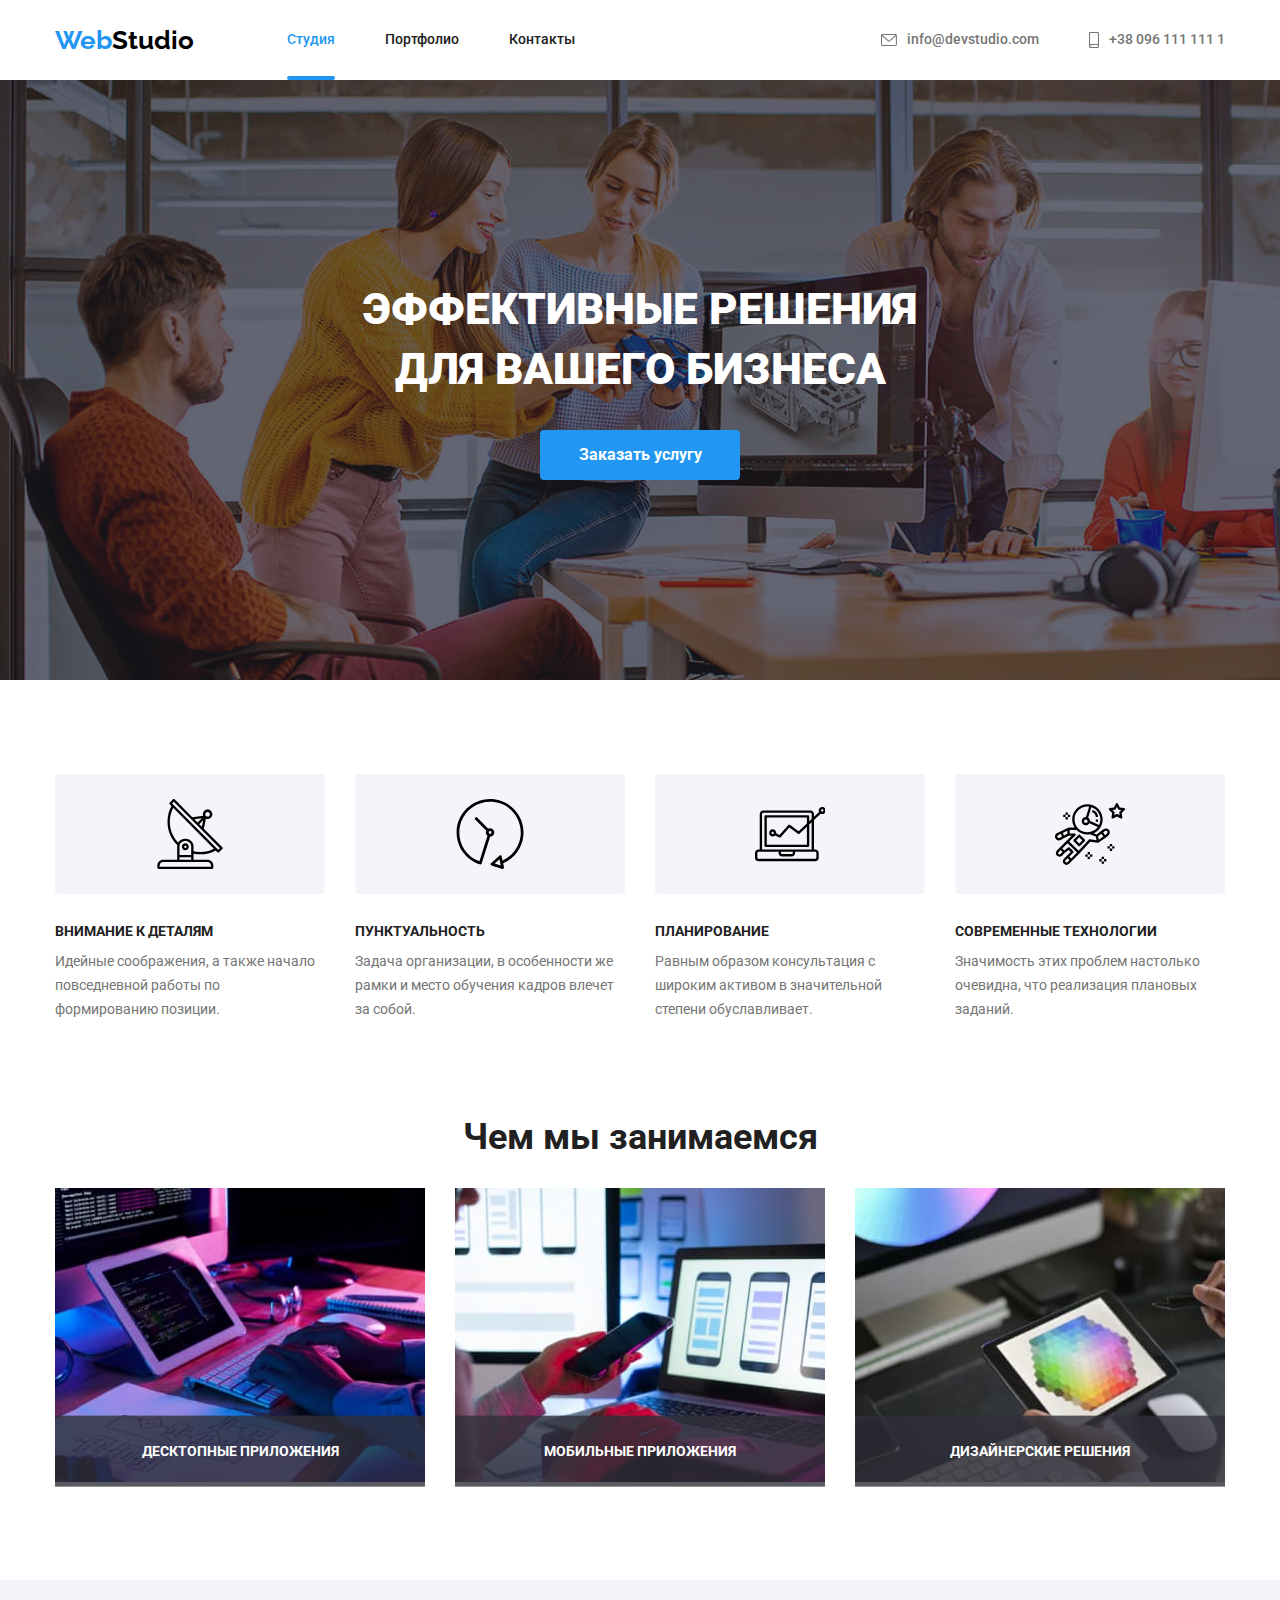
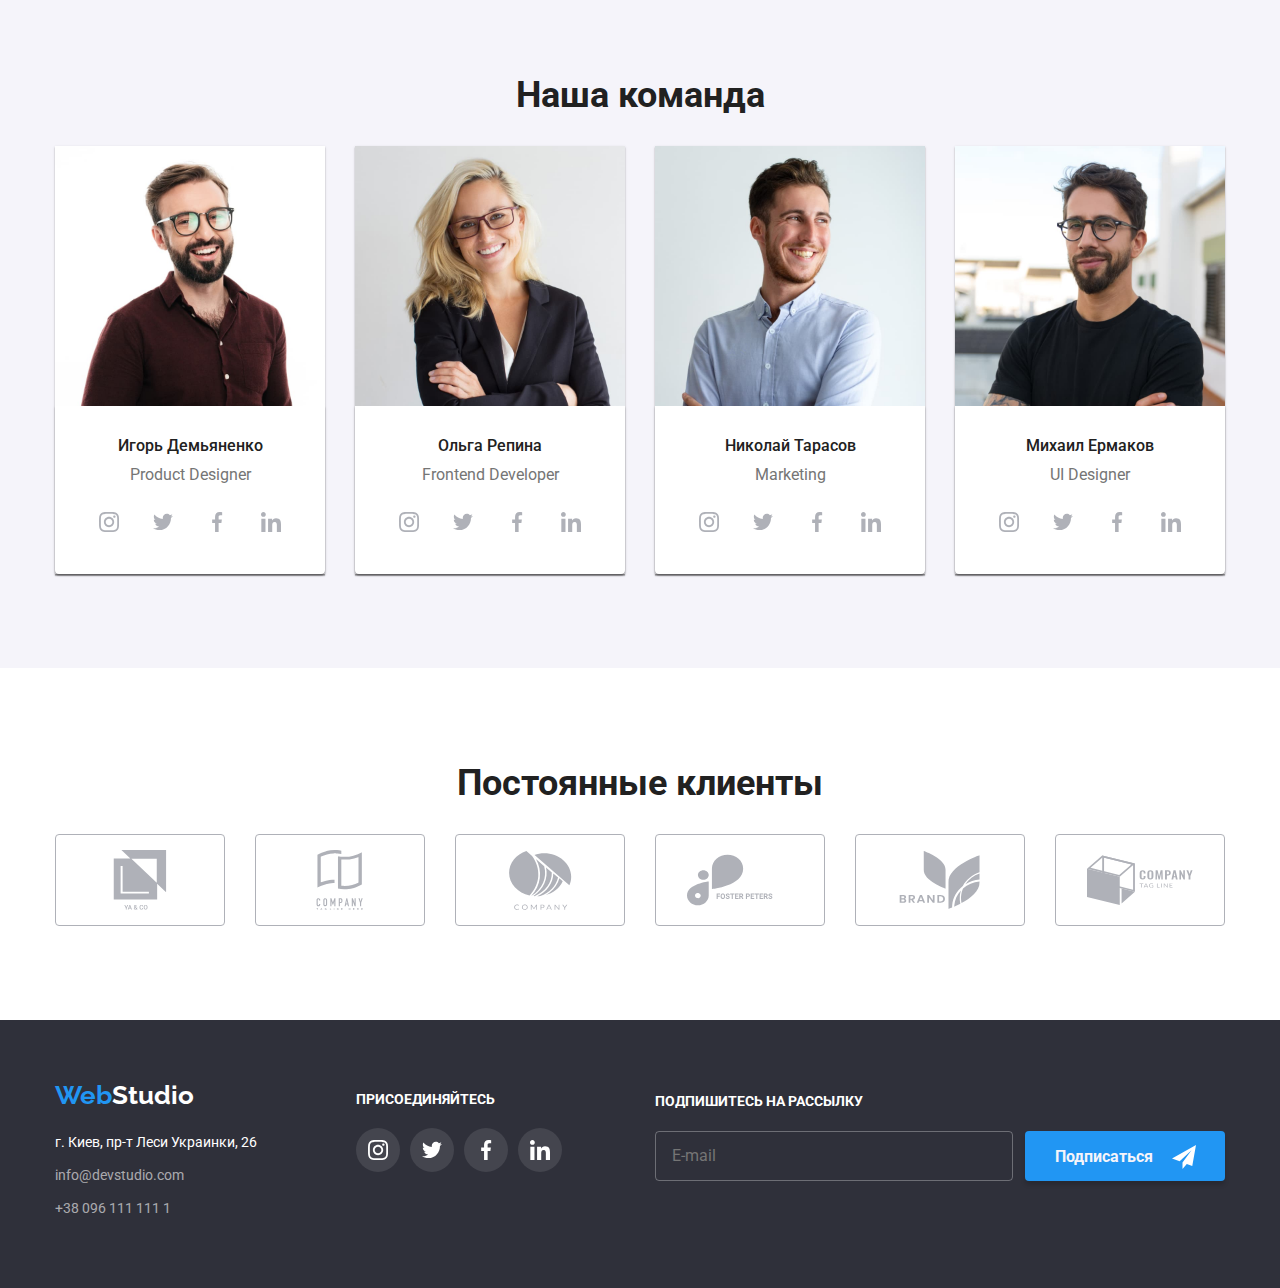
<file: index.html>
<!DOCTYPE html>
<html lang="ru">
  <head>
    <meta charset="UTF-8" />
    <meta http-equiv="X-UA-Compatible" content="IE=edge" />
    <meta name="viewport" content="width=device-width, initial-scale=1.0" />
    <title>Главная</title>
    <link
      href="https://fonts.googleapis.com/css2?family=Raleway:wght@700&family=Roboto:wght@400;500;700;900&display=swap"
      rel="stylesheet"
    />
    <link
      rel="stylesheet"
      href="https://cdnjs.cloudflare.com/ajax/libs/modern-normalize/1.1.0/modern-normalize.min.css"
    />
    <link rel="stylesheet" href="./css/main.min.css" />
  </head>
  <body>
    <header>
      <nav class="main-nav container">
        <a href="./index.html" class="logo"
          >Web<span class="studio-header">Studio</span></a
        >
        <ul class="site-nav list">
          <li><a href="" class="link-studio">Студия</a></li>
          <li><a href="./portfolio.html" class="link">Портфолио</a></li>
          <li><a href="" class="link">Контакты</a></li>
        </ul>
        <ul class="auth-nav list">
          <li class="nav-item">
            <a class="link" href="mailto:info@devstudio.com">
              <svg class="mail-icon" width="16" height="12">
                <use href="./images/symbol-defs.svg#icon-mail"></use>
              </svg>
              info@devstudio.com
            </a>
          </li>
          <li class="nav-item">
            <a class="link" href="tel:+380961111111">
              <svg class="mail-icon" width="10" height="16">
                <use href="./images/symbol-defs.svg#icon-smartphone"></use>
              </svg>
              +38 096 111 111 1
            </a>
          </li>
        </ul>
      </nav>
    </header>
    <main>
      <section class="hero">
        <div class="container">
          <h1 class="hero-title">
            Эффективные решения<br />для вашего бизнеса
          </h1>
          <button
            type="button"
            name="Заказать услугу"
            class="button"
            data-modal-open
          >
            Заказать услугу
          </button>
        </div>
      </section>
      <!--Особенности-->
      <section class="section">
        <h2 class="section__title section__title--hidden">Особенности</h2>
        <ul class="list container">
          <li class="container__item">
            <div class="container__content">
              <svg class="container__pic" width="70" height="70">
                <use href="./images/symbol-defs.svg#icon-antenna"></use>
              </svg>
            </div>
            <h3 class="container__title">Внимание к деталям</h3>
            <p class="container__text">
              Идейные соображения, а также начало повседневной работы по
              формированию позиции.
            </p>
          </li>
          <li class="container__item">
            <div class="container__content">
              <svg class="container__pic" width="70" height="70">
                <use href="./images/symbol-defs.svg#icon-vector-clock"></use>
              </svg>
            </div>
            <h3 class="container__title">Пунктуальность</h3>
            <p class="container__text">
              Задача организации, в особенности же рамки и место обучения кадров
              влечет за собой.
            </p>
          </li>
          <li class="container__item">
            <div class="container__content">
              <svg class="container__pic" width="70" height="70">
                <use href="./images/symbol-defs.svg#icon-vector"></use>
              </svg>
            </div>
            <h3 class="container__title">Планирование</h3>
            <p class="container__text">
              Равным образом консультация с широким активом в значительной
              степени обуславливает.
            </p>
          </li>
          <li class="container__item">
            <div class="container__content">
              <svg class="container__pic" width="70" height="70">
                <use href="./images/symbol-defs.svg#icon-astronaut"></use>
              </svg>
            </div>
            <h3 class="container__title">Современные технологии</h3>
            <p class="container__text">
              Значимость этих проблем настолько очевидна, что реализация
              плановых заданий.
            </p>
          </li>
        </ul>
      </section>
      <!--Чем мы занимаемся-->
      <section class="section section--shift">
        <h2 class="section__title">Чем мы занимаемся</h2>
        <ul class="list container">
          <li class="list-item">
            <img
              src="./images/comp.jpg"
              alt="Разработка для компьютера"
              width="370"
            />
            <div class="list-text">ДЕСКТОПНЫЕ ПРИЛОЖЕНИЯ</div>
          </li>
          <li class="list-item">
            <img
              src="./images/smart.jpg"
              alt="Разработка для смартфона"
              width="370"
            />
            <div class="list-text">МОБИЛЬНЫЕ ПРИЛОЖЕНИЯ</div>
          </li>
          <li class="list-item">
            <img
              src="./images/pad.jpg"
              alt="Разработка для планшета"
              width="370"
            />
            <div class="list-text">ДИЗАЙНЕРСКИЕ РЕШЕНИЯ</div>
          </li>
        </ul>
      </section>
      <!--Наша команда-->
      <section class="section peoples">
        <h2 class="section__title">Наша команда</h2>
        <ul class="list container">
          <li class="item-userpic">
            <img
              class="avatar"
              src="./images/demyanenko.jpg"
              alt="Игорь Демьяненко"
              width="270"
            />
            <div class="name-position">
              <h3 class="name">Игорь Демьяненко</h3>
              <p class="position">Product Designer</p>
              <ul class="social-network">
                <li class="social">
                  <a class="social-link" href="" aria-label="Instagram">
                    <svg class="network" width="20" height="20">
                      <use href="./images/symbol-defs.svg#icon-instagram"></use>
                    </svg>
                  </a>
                </li>
                <li class="social">
                  <a class="social-link" href="" aria-label="Twitter">
                    <svg class="network" width="20" height="20">
                      <use href="./images/symbol-defs.svg#icon-twitter"></use>
                    </svg>
                  </a>
                </li>
                <li class="social">
                  <a class="social-link" href="" aria-label="Facebook">
                    <svg class="network" width="20" height="20">
                      <use href="./images/symbol-defs.svg#icon-facebook"></use>
                    </svg>
                  </a>
                </li>
                <li class="social">
                  <a class="social-link" href="" aria-label="LinkedIn">
                    <svg class="network" width="20" height="20">
                      <use href="./images/symbol-defs.svg#icon-linkedin"></use>
                    </svg>
                  </a>
                </li>
              </ul>
            </div>
          </li>
          <li class="item-userpic">
            <img
              class="avatar"
              src="./images/repina.jpg"
              alt="Ольга Репина"
              width="270"
            />
            <div class="name-position">
              <h3 class="name">Ольга Репина</h3>
              <p class="position">Frontend Developer</p>
              <ul class="social-network">
                <li class="social">
                  <a class="social-link" href="" aria-label="Instagram">
                    <svg class="network" width="20" height="20">
                      <use href="./images/symbol-defs.svg#icon-instagram"></use>
                    </svg>
                  </a>
                </li>
                <li class="social">
                  <a class="social-link" href="" aria-label="Twitter">
                    <svg class="network" width="20" height="20">
                      <use href="./images/symbol-defs.svg#icon-twitter"></use>
                    </svg>
                  </a>
                </li>
                <li class="social">
                  <a class="social-link" href="" aria-label="Facebook">
                    <svg class="network" width="20" height="20">
                      <use href="./images/symbol-defs.svg#icon-facebook"></use>
                    </svg>
                  </a>
                </li>
                <li class="social">
                  <a class="social-link" href="" aria-label="LinkedIn">
                    <svg class="network" width="20" height="20">
                      <use href="./images/symbol-defs.svg#icon-linkedin"></use>
                    </svg>
                  </a>
                </li>
              </ul>
            </div>
          </li>
          <li class="item-userpic">
            <img
              class="avatar"
              src="./images/tarasov.jpg"
              alt="Николай Тарасов"
              width="270"
            />
            <div class="name-position">
              <h3 class="name">Николай Тарасов</h3>
              <p class="position">Marketing</p>
              <ul class="social-network">
                <li class="social">
                  <a class="social-link" href="" aria-label="Instagram">
                    <svg class="network" width="20" height="20">
                      <use href="./images/symbol-defs.svg#icon-instagram"></use>
                    </svg>
                  </a>
                </li>
                <li class="social">
                  <a class="social-link" href="" aria-label="Twitter">
                    <svg class="network" width="20" height="20">
                      <use href="./images/symbol-defs.svg#icon-twitter"></use>
                    </svg>
                  </a>
                </li>
                <li class="social">
                  <a class="social-link" href="" aria-label="Facebook">
                    <svg class="network" width="20" height="20">
                      <use href="./images/symbol-defs.svg#icon-facebook"></use>
                    </svg>
                  </a>
                </li>
                <li class="social">
                  <a class="social-link" href="" aria-label="LinkedIn">
                    <svg class="network" width="20" height="20">
                      <use href="./images/symbol-defs.svg#icon-linkedin"></use>
                    </svg>
                  </a>
                </li>
              </ul>
            </div>
          </li>
          <li class="item-userpic">
            <img
              class="avatar"
              src="./images/ermakov.jpg"
              alt="Михаил Ермаков"
              width="270"
            />
            <div class="name-position">
              <h3 class="name">Михаил Ермаков</h3>
              <p class="position">UI Designer</p>
              <ul class="social-network">
                <li class="social">
                  <a class="social-link" href="" aria-label="Instagram">
                    <svg class="network" width="20" height="20">
                      <use href="./images/symbol-defs.svg#icon-instagram"></use>
                    </svg>
                  </a>
                </li>
                <li class="social">
                  <a class="social-link" href="" aria-label="Twitter">
                    <svg class="network" width="20" height="20">
                      <use href="./images/symbol-defs.svg#icon-twitter"></use>
                    </svg>
                  </a>
                </li>
                <li class="social">
                  <a class="social-link" href="" aria-label="Facebook">
                    <svg class="network" width="20" height="20">
                      <use href="./images/symbol-defs.svg#icon-facebook"></use>
                    </svg>
                  </a>
                </li>
                <li class="social">
                  <a class="social-link" href="" aria-label="LinkedIn">
                    <svg class="network" width="20" height="20">
                      <use href="./images/symbol-defs.svg#icon-linkedin"></use>
                    </svg>
                  </a>
                </li>
              </ul>
            </div>
          </li>
        </ul>
      </section>
      <!--Постоянные клиенты-->
      <section class="section">
        <h2 class="section__title">Постоянные клиенты</h2>
        <ul class="list container">
          <li class="list__pic">
            <a class="list__link" href="">
              <svg class="icon-clients" width="106" height="60">
                <use href="./images/symbol-defs.svg#icon-logo1"></use>
              </svg>
            </a>
          </li>
          <li class="list-pic">
            <a class="list__link" href="">
              <svg class="icon-clients" width="106" height="60">
                <use href="./images/symbol-defs.svg#icon-logo2"></use>
              </svg>
            </a>
          </li>
          <li class="list__pic">
            <a class="list__link" href="">
              <svg class="icon-clients" width="106" height="60">
                <use href="./images/symbol-defs.svg#icon-logo3"></use>
              </svg>
            </a>
          </li>
          <li class="list__pic">
            <a class="list__link" href="">
              <svg class="icon-clients" width="106" height="60">
                <use href="./images/symbol-defs.svg#icon-logo4"></use>
              </svg>
            </a>
          </li>
          <li class="list__pic">
            <a class="list__link" href="">
              <svg class="icon-clients" width="106" height="60">
                <use href="./images/symbol-defs.svg#icon-logo5"></use>
              </svg>
            </a>
          </li>
          <li class="list__pic">
            <a class="list__link" href="">
              <svg class="icon-clients" width="106" height="60">
                <use href="./images/symbol-defs.svg#icon-logo6"></use>
              </svg>
            </a>
          </li>
        </ul>
      </section>
    </main>
    <footer class="footer">
      <div class="container">
        <div class="address">
          <a href="./index.html" class="logo"
            >Web<span class="studio-footer">Studio</span></a
          >
          <address>
            <ul class="list">
              <li>
                <a
                  href="https://bit.ly/3pXMvUd"
                  target="_blank"
                  rel="noopener noreferrer"
                  class="list-address"
                  >г. Киев, пр-т Леси Украинки, 26</a
                >
              </li>
              <li>
                <a href="mailto:info@devstudio.com" class="mail"
                  >info@devstudio.com</a
                >
              </li>
              <li>
                <a href="tel:+380961111111" class="tel">+38 096 111 111 1</a>
              </li>
            </ul>
          </address>
        </div>
        <div class="content">
          <h4 class="caption">ПРИСОЕДИНЯЙТЕСЬ</h4>
          <ul class="social-network-footer">
            <li class="social-footer">
              <a class="social-link-footer" href="" aria-label="Instagram">
                <svg class="network-footer" width="20" height="20">
                  <use href="./images/symbol-defs.svg#icon-instagram"></use>
                </svg>
              </a>
            </li>
            <li class="social-footer">
              <a class="social-link-footer" href="" aria-label="Twitter">
                <svg class="network-footer" width="20" height="20">
                  <use href="./images/symbol-defs.svg#icon-twitter"></use>
                </svg>
              </a>
            </li>
            <li class="social-footer">
              <a class="social-link-footer" href="" aria-label="Facebook">
                <svg class="network-footer" width="20" height="20">
                  <use href="./images/symbol-defs.svg#icon-facebook"></use>
                </svg>
              </a>
            </li>
            <li class="social-footer">
              <a class="social-link-footer" href="" aria-label="LinkedIn">
                <svg class="network-footer" width="20" height="20">
                  <use href="./images/symbol-defs.svg#icon-linkedin"></use>
                </svg>
              </a>
            </li>
          </ul>
        </div>
        <div class="forma">
          <form class="form">
            <span class="form-label">ПОДПИШИТЕСЬ НА РАССЫЛКУ</span><br />
            <div class="footer-box">
              <input
                type="text"
                class="form-input"
                name="subscription"
                placeholder="E-mail"
              />
              <button class="btn" type="submit">
                <span class="btn-title">Подписаться</span>
                <svg class="btn-icon" width="24" height="24">
                  <use href="./images/symbol-defs.svg#icon-telegram"></use>
                </svg>
              </button>
            </div>
          </form>
        </div>
      </div>
    </footer>

    <div class="backdrop is-hidden" data-modal>
      <div class="modal">
        <button data-modal-close class="close-button" type="button">
          <svg
            class="close-icon"
            xmlns="http://www.w3.org/2000/svg"
            width="11"
            height="11"
            viewBox="0 0 320 512"
          >
            <path
              d="M310.6 361.4c12.5 12.5 12.5 32.75 0 45.25C304.4 412.9 296.2 416 288 416s-16.38-3.125-22.62-9.375L160 301.3L54.63 406.6C48.38 412.9 40.19 416 32 416S15.63 412.9 9.375 406.6c-12.5-12.5-12.5-32.75 0-45.25l105.4-105.4L9.375 150.6c-12.5-12.5-12.5-32.75 0-45.25s32.75-12.5 45.25 0L160 210.8l105.4-105.4c12.5-12.5 32.75-12.5 45.25 0s12.5 32.75 0 45.25l-105.4 105.4L310.6 361.4z"
            />
          </svg>
        </button>
        <form class="form">
          <span class="form-text">Оставьте свои данные, мы вам перезвоним</span>
          <div class="data">
            <label class="field">
              <span class="subtitle">Имя</span>
              <input type="text" class="input" name="name" />
              <svg class="data-icon" width="18" height="18">
                <use href="./images/symbol-defs.svg#icon-person"></use>
              </svg>
            </label>
            <label class="field">
              <span class="subtitle">Телефон</span>
              <input type="tel" class="input" name="tel" />
              <svg class="data-icon" width="18" height="18">
                <use href="./images/symbol-defs.svg#icon-phone"></use>
              </svg>
            </label>
            <label class="field">
              <span class="subtitle">Почта</span>
              <input type="email" class="input" name="email" />
              <svg class="data-icon" width="18" height="18">
                <use href="./images/symbol-defs.svg#icon-email"></use>
              </svg>
            </label>
            <label class="field">
              <span class="subtitle">Комментарий</span>
              <textarea
                class="comment"
                name="comment"
                rows="7"
                placeholder="Введите текст"
              ></textarea>
            </label>
          </div>
          <div class="agreement">
            <label class="field-policy" for="policy">
              <input
                class="checkbox visually-hidden"
                type="checkbox"
                name="policy"
                id="policy"
              />
              <svg class="checkbox-icon" width="16" height="15">
                <use href="./images/symbol-defs.svg#icon-check"></use>
              </svg>
              Соглашаюсь с рассылкой и принимаю
              <a class="policy-link" href="">Условия договора</a>
            </label>
          </div>

          <button class="submit" type="submit">Отправить</button>
        </form>
      </div>
    </div>

    <script src="./js/modal.js"></script>
  </body>
</html>
</file>
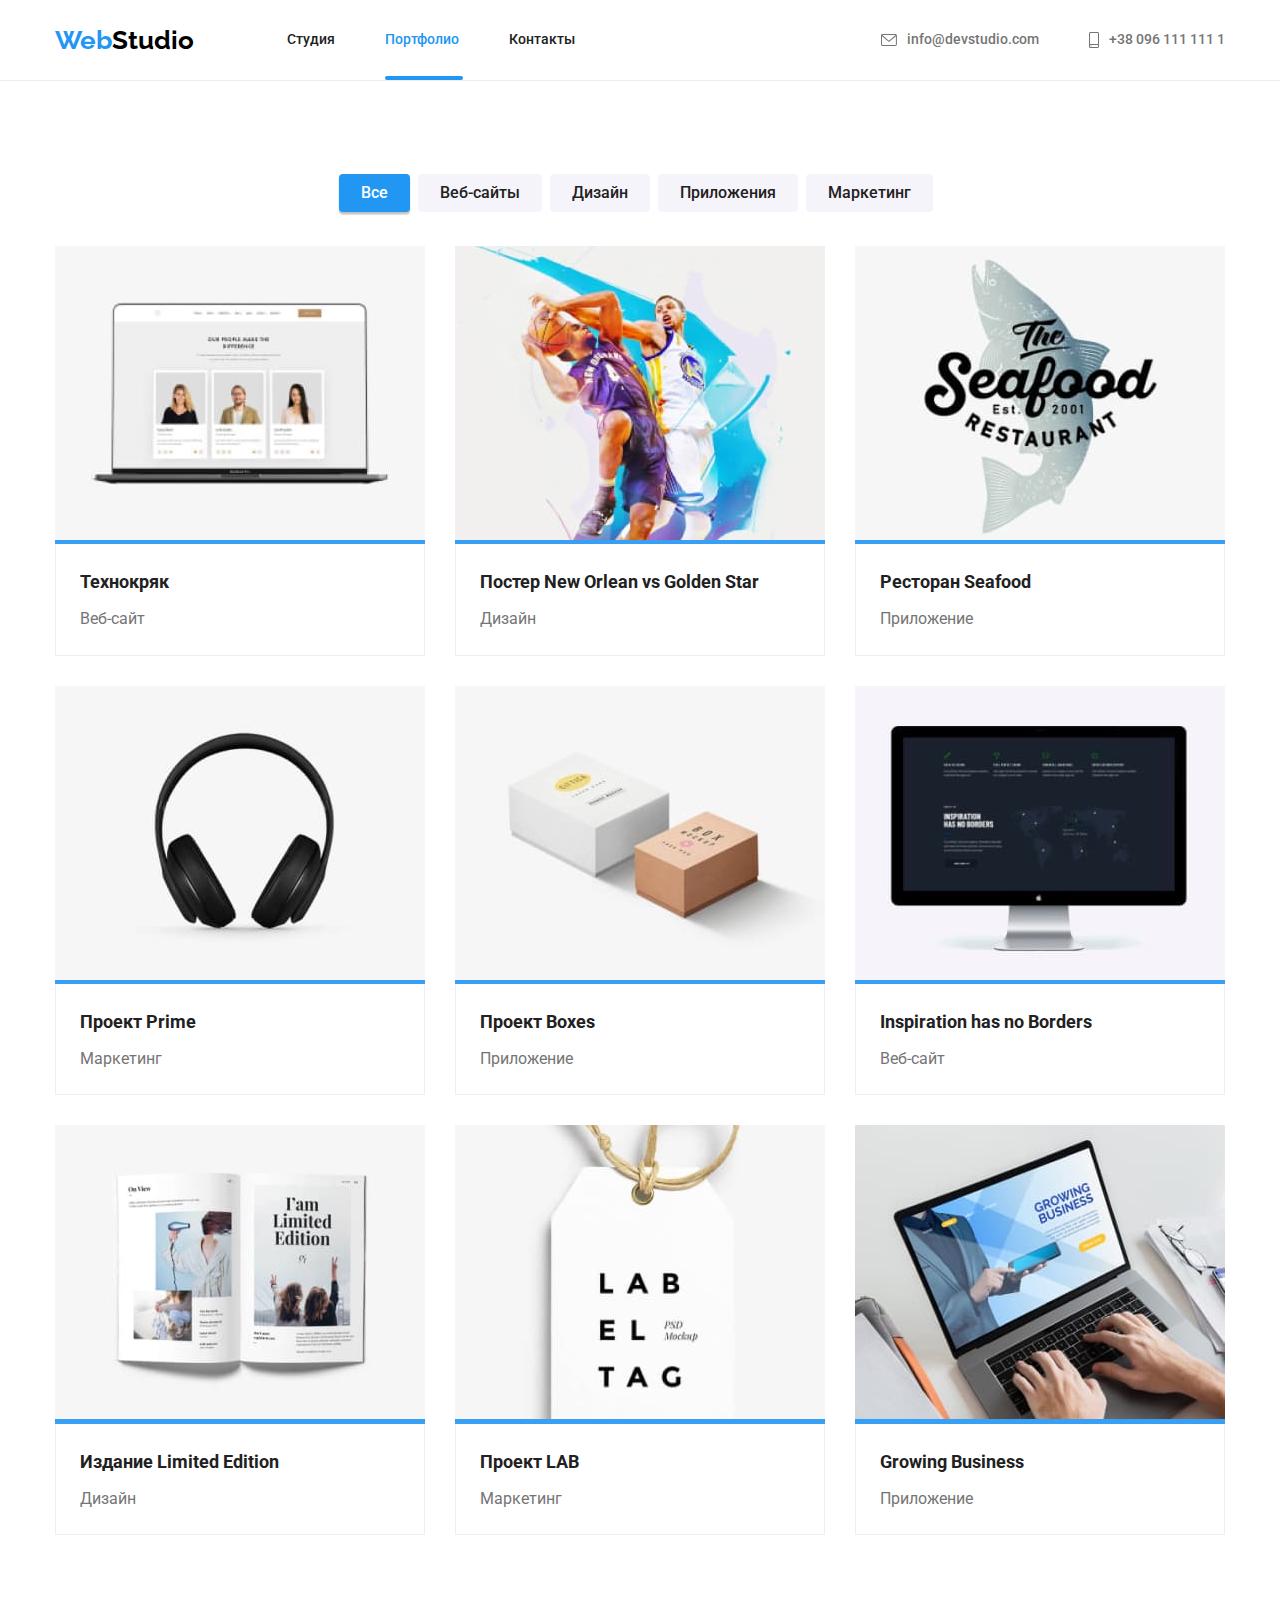
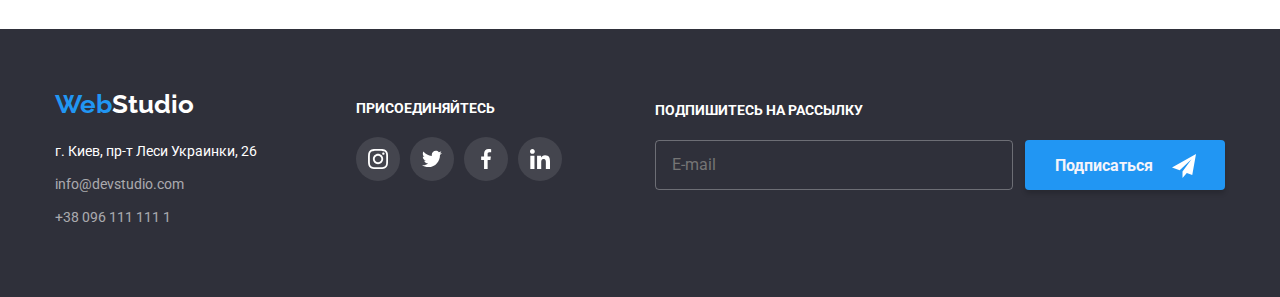
<file: portfolio.html>
<!DOCTYPE html>
<html lang="ru">
  <head>
    <meta charset="UTF-8" />
    <meta http-equiv="X-UA-Compatible" content="IE=edge" />
    <meta name="viewport" content="width=device-width, initial-scale=1.0" />
    <title>Портфолио</title>
    <link
      href="https://fonts.googleapis.com/css2?family=Raleway:wght@700&family=Roboto:wght@400;500;700;900&display=swap"
      rel="stylesheet"
    />
    <link
      rel="stylesheet"
      href="https://cdnjs.cloudflare.com/ajax/libs/modern-normalize/1.1.0/modern-normalize.min.css"
    />
    <link rel="stylesheet" href="./css/main.min.css" />
  </head>
  <body>
    <header class="header">
      <nav class="main-nav container">
        <a href="./index.html" class="logo"
          >Web<span class="studio-header">Studio</span></a
        >
        <ul class="site-nav list">
          <li><a href="./index.html" class="link">Студия</a></li>
          <li><a href="" class="link-foto">Портфолио</a></li>
          <li><a href="" class="link">Контакты</a></li>
        </ul>
        <ul class="auth-nav list">
          <li class="nav-item">
            <a class="link" href="mailto:info@devstudio.com">
              <svg class="mail-icon" width="16" height="12">
                <use href="./images/symbol-defs.svg#icon-mail"></use>
              </svg>
              info@devstudio.com
            </a>
          </li>
          <li class="nav-item">
            <a class="link" href="tel:+380961111111">
              <svg class="mail-icon" width="10" height="16">
                <use href="./images/symbol-defs.svg#icon-smartphone"></use>
              </svg>
              +38 096 111 111 1
            </a>
          </li>
        </ul>
      </nav>
    </header>
    <main>
      <!--Портфолио-->
      <section class="section container portfolio">
        <h1 class="section__title section__title--hidden">Портфолио</h1>
        <ul class="list-button">
          <li><button type="button" class="section-btn-all">Все</button></li>
          <li><button type="button" class="section-btn">Веб-сайты</button></li>
          <li><button type="button" class="section-btn">Дизайн</button></li>
          <li>
            <button type="button" class="section-btn">Приложения</button>
          </li>
          <li><button type="button" class="section-btn">Маркетинг</button></li>
        </ul>
        <ul class="list foto">
          <li class="items">
            <div class="project-overlay">
              <a href="" class="list-link"
                ><img
                  src="./images/portfolio/cryak.jpg"
                  alt="Технокряк"
                  width="370"
                  height="294"
              /></a>
              <p class="text-portfolio">
                Ресурс предлагает комплексные предложения с разным уровнем
                функционала и сервисов. Все это позволит посетителю получить
                исчерпывающие сведения о компании или частном лице.
              </p>
            </div>
            <div class="project">
              <h2 class="project-name">Технокряк</h2>
              <p class="project-type">Веб-сайт</p>
            </div>
          </li>
          <li class="items">
            <div class="project-overlay">
              <a href="" class="list-link">
                <img
                  src="./images/portfolio/orlean.jpg"
                  alt="Постер New Orlean vs Golden Star"
                  width="370"
                  height="294"
              /></a>
              <p class="text-portfolio">
                Ресурс предлагает комплексные предложения с разным уровнем
                функционала и сервисов. Все это позволит посетителю получить
                исчерпывающие сведения о компании или частном лице.
              </p>
            </div>
            <div class="project">
              <h2 class="project-name">
                Постер <span>New Orlean vs Golden Star</span>
              </h2>
              <p class="project-type">Дизайн</p>
            </div>
          </li>
          <li class="items">
            <div class="project-overlay">
              <a href="" class="list-link"
                ><img
                  src="./images/portfolio/seafood.jpg"
                  alt="Ресторан Seafood"
                  width="370"
                  height="294"
              /></a>
              <p class="text-portfolio">
                Ресурс предлагает комплексные предложения с разным уровнем
                функционала и сервисов. Все это позволит посетителю получить
                исчерпывающие сведения о компании или частном лице.
              </p>
            </div>
            <div class="project">
              <h2 class="project-name">Ресторан <span>Seafood</span></h2>
              <p class="project-type">Приложение</p>
            </div>
          </li>
          <li class="items">
            <div class="project-overlay">
              <a href="" class="list-link"
                ><img
                  src="./images/portfolio/prime.jpg"
                  alt="Проект Prime"
                  width="370"
                  height="294"
              /></a>
              <p class="text-portfolio">
                Ресурс предлагает комплексные предложения с разным уровнем
                функционала и сервисов. Все это позволит посетителю получить
                исчерпывающие сведения о компании или частном лице.
              </p>
            </div>
            <div class="project">
              <h2 class="project-name">Проект <span>Prime</span></h2>
              <p class="project-type">Маркетинг</p>
            </div>
          </li>
          <li class="items">
            <div class="project-overlay">
              <a href="" class="list-link"
                ><img
                  src="./images/portfolio/boxes.jpg"
                  alt="Проект Boxes"
                  width="370"
                  height="294"
              /></a>
              <p class="text-portfolio">
                Ресурс предлагает комплексные предложения с разным уровнем
                функционала и сервисов. Все это позволит посетителю получить
                исчерпывающие сведения о компании или частном лице.
              </p>
            </div>
            <div class="project">
              <h2 class="project-name">Проект <span>Boxes</span></h2>
              <p class="project-type">Приложение</p>
            </div>
          </li>
          <li class="items">
            <div class="project-overlay">
              <a href="" class="list-link"
                ><img
                  src="./images/portfolio/inspiration.jpg"
                  alt="Inspiration has no Borders"
                  width="370"
                  height="294"
              /></a>
              <p class="text-portfolio">
                Ресурс предлагает комплексные предложения с разным уровнем
                функционала и сервисов. Все это позволит посетителю получить
                исчерпывающие сведения о компании или частном лице.
              </p>
            </div>
            <div class="project">
              <h2 class="project-name">
                <span>Inspiration has no Borders</span>
              </h2>
              <p class="project-type">Веб-сайт</p>
            </div>
          </li>
          <li class="items">
            <div class="project-overlay">
              <a href="" class="list-link"
                ><img
                  src="./images/portfolio/limited-edition.jpg"
                  alt="Издание Limited Edition"
                  width="370"
                  height="294"
              /></a>
              <p class="text-portfolio">
                Ресурс предлагает комплексные предложения с разным уровнем
                функционала и сервисов. Все это позволит посетителю получить
                исчерпывающие сведения о компании или частном лице.
              </p>
            </div>
            <div class="project">
              <h2 class="project-name">Издание <span>Limited Edition</span></h2>
              <p class="project-type">Дизайн</p>
            </div>
          </li>
          <li class="items">
            <div class="project-overlay">
              <a href="" class="list-link"
                ><img
                  src="./images/portfolio/lab.jpg"
                  alt="Проект LAB"
                  width="370"
                  height="294"
              /></a>
              <p class="text-portfolio">
                Ресурс предлагает комплексные предложения с разным уровнем
                функционала и сервисов. Все это позволит посетителю получить
                исчерпывающие сведения о компании или частном лице.
              </p>
            </div>
            <div class="project">
              <h2 class="project-name">Проект <span>LAB</span></h2>
              <p class="project-type">Маркетинг</p>
            </div>
          </li>
          <li class="items">
            <div class="project-overlay">
              <a href="" class="list-link"
                ><img
                  src="./images/portfolio/growing.jpg"
                  alt="Growing Business"
                  width="370"
                  height="294"
              /></a>
              <p class="text-portfolio">
                Ресурс предлагает комплексные предложения с разным уровнем
                функционала и сервисов. Все это позволит посетителю получить
                исчерпывающие сведения о компании или частном лице.
              </p>
            </div>
            <div class="project">
              <h2 class="project-name"><span>Growing Business</span></h2>
              <p class="project-type">Приложение</p>
            </div>
          </li>
        </ul>
      </section>
    </main>

    <footer class="footer">
      <div class="container">
        <div class="address">
          <a href="./index.html" class="logo"
            >Web<span class="studio-footer">Studio</span></a
          >
          <address>
            <ul class="list">
              <li>
                <a
                  href="https://bit.ly/3pXMvUd"
                  target="_blank"
                  rel="noopener noreferrer"
                  class="list-address"
                  >г. Киев, пр-т Леси Украинки, 26</a
                >
              </li>
              <li>
                <a href="mailto:info@devstudio.com" class="mail"
                  >info@devstudio.com</a
                >
              </li>
              <li>
                <a href="tel:+380961111111" class="tel">+38 096 111 111 1</a>
              </li>
            </ul>
          </address>
        </div>
        <div class="content">
          <h4 class="caption">ПРИСОЕДИНЯЙТЕСЬ</h4>
          <ul class="social-network-footer">
            <li class="social-footer">
              <a class="social-link-footer" href="" aria-label="Instagram">
                <svg class="network-footer" width="20" height="20">
                  <use href="./images/symbol-defs.svg#icon-instagram"></use>
                </svg>
              </a>
            </li>
            <li class="social-footer">
              <a class="social-link-footer" href="" aria-label="Twitter">
                <svg class="network-footer" width="20" height="20">
                  <use href="./images/symbol-defs.svg#icon-twitter"></use>
                </svg>
              </a>
            </li>
            <li class="social-footer">
              <a class="social-link-footer" href="" aria-label="Facebook">
                <svg class="network-footer" width="20" height="20">
                  <use href="./images/symbol-defs.svg#icon-facebook"></use>
                </svg>
              </a>
            </li>
            <li class="social-footer">
              <a class="social-link-footer" href="" aria-label="LinkedIn">
                <svg class="network-footer" width="20" height="20">
                  <use href="./images/symbol-defs.svg#icon-linkedin"></use>
                </svg>
              </a>
            </li>
          </ul>
        </div>
        <div class="forma">
          <form class="form">
            <span class="form-label">ПОДПИШИТЕСЬ НА РАССЫЛКУ</span><br />
            <div class="footer-box">
              <input
                type="text"
                class="form-input"
                name="subscription"
                placeholder="E-mail"
              />
              <button class="btn" type="submit">
                <span class="btn-title">Подписаться</span>
                <svg class="btn-icon" width="24" height="24">
                  <use href="./images/symbol-defs.svg#icon-telegram"></use>
                </svg>
              </button>
            </div>
          </form>
        </div>
      </div>
    </footer>
  </body>
</html>
</file>
<file: css/main.min.css>
.visually-hidden{width:1px;height:1px;margin:-1px;border:0;padding:0;clip:rect(0 0 0 0);overflow:hidden}.container{margin-left:auto;margin-right:auto;width:1170px}.list{list-style-type:none;margin-top:0;margin-bottom:0;padding:0;display:-webkit-box;display:-ms-flexbox;display:flex;-ms-flex-wrap:wrap;flex-wrap:wrap;-webkit-box-pack:justify;-ms-flex-pack:justify;justify-content:space-between}.link{display:block;padding-top:32px;padding-bottom:32px;color:#757575}.section{padding-top:94px;padding-bottom:94px}.section__title{text-align:center;margin-top:0;font-weight:700;font-size:36px;line-height:1.17;color:#212121}.section--shift{padding-top:0}.section__title--hidden{display:none}body{font-family:"Roboto", "Oxygen", "Ubuntu", "Cantarell", "Open Sans", "Helvetica Neue", sans-serif}.studio-header{color:#000;font-family:"Raleway"}.studio-footer{display:inline-block;color:#fff;margin-bottom:20px}.logo{display:inline-block;margin-bottom:20;font-family:"Raleway";font-weight:700;font-size:26px;line-height:1.19;color:#2196f3;text-decoration:none;-webkit-transition-property:color;transition-property:color;-webkit-transition-duration:250ms;transition-duration:250ms;-webkit-transition-timing-function:cubic-bezier(0.4, 0, 0.2, 1);transition-timing-function:cubic-bezier(0.4, 0, 0.2, 1)}.logo:hover{color:#2196f3}.hero{-webkit-box-align:center;-ms-flex-align:center;align-items:center;background-color:#2f303a;background-image:-webkit-gradient(linear, left top, left bottom, from(rgba(47,48,58,0.4)), to(rgba(47,48,58,0.4))),url("../images/hero.jpg");background-image:linear-gradient(rgba(47,48,58,0.4), rgba(47,48,58,0.4)),url("../images/hero.jpg");margin-left:auto;margin-right:auto;max-width:1600px;height:600px;text-align:center;padding-top:200px;padding-bottom:200px}.hero-title{margin-top:0;margin-bottom:30px;font-weight:900;font-size:44px;line-height:1.36;text-transform:uppercase;color:#fff}.container__item{width:270px}.container__title{margin-top:0;margin-bottom:10px;font-weight:700;font-size:14px;line-height:1.14;color:#212121;text-transform:uppercase}.container__text{margin-top:0;margin-bottom:0;font-weight:400;font-size:14px;line-height:1.71;color:#757575}.container__content{display:-webkit-box;display:-ms-flexbox;display:flex;width:270px;height:120px;-webkit-box-pack:center;-ms-flex-pack:center;justify-content:center;-webkit-box-align:center;-ms-flex-align:center;align-items:center;margin-bottom:30px;border:1px solid transparent;border-radius:4px;background-color:#f5f4fa}.list-item{position:relative}.list-text{position:absolute;display:-webkit-box;display:-ms-flexbox;display:flex;width:100%;padding-top:27px;padding-bottom:27px;-webkit-box-pack:center;-ms-flex-pack:center;justify-content:center;-webkit-box-align:center;-ms-flex-align:center;align-items:center;color:#fff;background-color:rgba(47,48,58,0.8);font-weight:700;font-size:14px;line-height:1.17;-webkit-transform:translate(0px, -100%);transform:translate(0px, -100%)}.peoples{background-color:#f5f4fa}.item-userpic{-webkit-box-shadow:0px 1px 3px rgba(0,0,0,0.12),0px 1px 1px rgba(0,0,0,0.14),0px 2px 1px rgba(0,0,0,0.2);box-shadow:0px 1px 3px rgba(0,0,0,0.12),0px 1px 1px rgba(0,0,0,0.14),0px 2px 1px rgba(0,0,0,0.2)}.avatar{display:block;max-width:100%}.name-position{padding-top:30px;padding-bottom:30px;-webkit-box-shadow:0px 1px 3px rgba(0,0,0,0.12),0px 1px 1px rgba(0,0,0,0.14),0px 2px 1px rgba(0,0,0,0.2);box-shadow:0px 1px 3px rgba(0,0,0,0.12),0px 1px 1px rgba(0,0,0,0.14),0px 2px 1px rgba(0,0,0,0.2);border-radius:0px 0px 4px 4px;background-color:#fff}.name{margin-top:0px;margin-bottom:10px;text-align:center;font-weight:500;font-size:16px;line-height:1.19;color:#212121}.position{margin-top:0;margin-bottom:16px;text-align:center;font-weight:400;font-size:16px;line-height:1.19;color:#757575}.social-network{display:-webkit-box;display:-ms-flexbox;display:flex;-webkit-box-pack:justify;-ms-flex-pack:justify;justify-content:space-between;-webkit-box-align:center;-ms-flex-align:center;align-items:center;padding-right:32px;padding-left:32px;list-style-type:none}.social-network>.social:not(:last-child){margin-right:10px}.social-link{display:-webkit-box;display:-ms-flexbox;display:flex;width:44px;height:44px;border-radius:50%;-webkit-box-pack:center;-ms-flex-pack:center;justify-content:center;-webkit-box-align:center;-ms-flex-align:center;align-items:center;cursor:pointer;background-color:#fff;fill:#afb1b8;-webkit-transition-duration:250ms;transition-duration:250ms;-webkit-transition-timing-function:cubic-bezier(0.4, 0, 0.2, 1);transition-timing-function:cubic-bezier(0.4, 0, 0.2, 1)}.social-link:hover,.social-link:focus{background-color:#2196f3;fill:#fff}.list__link{display:-webkit-box;display:-ms-flexbox;display:flex;width:170px;height:92px;-webkit-box-pack:center;-ms-flex-pack:center;justify-content:center;-webkit-box-align:center;-ms-flex-align:center;align-items:center;border-radius:4px;border:1px solid #afb1b8;fill:#afb1b8;-webkit-transition-duration:250ms;transition-duration:250ms;-webkit-transition-timing-function:cubic-bezier(0.4, 0, 0.2, 1);transition-timing-function:cubic-bezier(0.4, 0, 0.2, 1)}.list__link:hover,.list__link:focus{border:1px solid #2196f3;fill:#2196f3}.list__link:not(:last-child){margin-right:30px}.hero .button{display:inline-block;padding:10px 32px;border:none;font-weight:700;font-size:16px;line-height:1.9;color:#fff;background-color:#2196f3;border-radius:4px;min-width:200px;text-align:center;-webkit-transition-duration:250ms;transition-duration:250ms;-webkit-transition-timing-function:cubic-bezier(0.4, 0, 0.2, 1);transition-timing-function:cubic-bezier(0.4, 0, 0.2, 1)}.hero .button:hover{color:#fff;background-color:#188ce8}.close-button{width:30px;height:30px;position:absolute;top:8px;right:10px;background-color:transparent;border:1px solid rgba(0,0,0,0.1);border-radius:50%;cursor:pointer;-webkit-transition-duration:250ms;transition-duration:250ms;-webkit-transition-timing-function:cubic-bezier(0.4, 0, 0.2, 1);transition-timing-function:cubic-bezier(0.4, 0, 0.2, 1)}.close-icon:hover{fill:#2196f3}.backdrop.is-hidden{opacity:0;visibility:hidden;pointer-events:none}.btn{position:relative;margin-top:20px;margin-left:12px;padding:10px 62px 10px 29px;width:200px;height:50px;font-weight:700;font-size:16px;line-height:1.88;-webkit-box-align:center;-ms-flex-align:center;align-items:center;color:#f5f4fa;background-color:#2196f3;-webkit-box-shadow:0px 4px 4px rgba(0,0,0,0.15);box-shadow:0px 4px 4px rgba(0,0,0,0.15);border-radius:4px;border:1px solid transparent;-webkit-transition-duration:250ms;transition-duration:250ms;-webkit-transition-timing-function:cubic-bezier(0.4, 0, 0.2, 1);transition-timing-function:cubic-bezier(0.4, 0, 0.2, 1)}.btn:hover{color:#fff;background-color:#188ce8}.btn-title{position:absolute;top:10px;left:29px}.btn-icon{position:absolute;top:13px;right:28px}.list-button{list-style:none}.section-btn-all{display:block;padding:6px 22px;margin-right:8px;border:none;-webkit-box-shadow:0px 3px 1px rgba(0,0,0,0.1),0px 1px 2px rgba(0,0,0,0.08),0px 2px 2px rgba(0,0,0,0.12);box-shadow:0px 3px 1px rgba(0,0,0,0.1),0px 1px 2px rgba(0,0,0,0.08),0px 2px 2px rgba(0,0,0,0.12);border-radius:4px;font-weight:500;font-size:16px;line-height:1.62;color:#fff;background-color:#2196f3}.section-btn{display:block;padding:6px 22px;margin-right:8px;border:none;border-radius:4px;font-weight:500;font-size:16px;line-height:1.62;text-align:center;color:#212121;background-color:#f5f4fa;-webkit-transition-duration:250ms;transition-duration:250ms;-webkit-transition-timing-function:cubic-bezier(0.4, 0, 0.2, 1);transition-timing-function:cubic-bezier(0.4, 0, 0.2, 1)}.section-btn:hover,.section-btn:focus{font-weight:500;font-size:16px;line-height:1.62;color:#fff;background-color:#2196f3;-webkit-box-shadow:0px 3px 1px rgba(0,0,0,0.1),0px 1px 2px rgba(0,0,0,0.08),0px 2px 2px rgba(0,0,0,0.12);box-shadow:0px 3px 1px rgba(0,0,0,0.1),0px 1px 2px rgba(0,0,0,0.08),0px 2px 2px rgba(0,0,0,0.12)}.backdrop{width:100%;height:100%;position:fixed;top:0;left:0;background-color:rgba(0,0,0,0.2);opacity:1;-webkit-transition-duration:250ms;transition-duration:250ms;-webkit-transition-timing-function:cubic-bezier(0.4, 0, 0.2, 1);transition-timing-function:cubic-bezier(0.4, 0, 0.2, 1)}.modal{width:528px;height:581px;position:absolute;background-color:#fff;top:50%;left:50%;-webkit-box-shadow:0px 1px 3px rgba(0,0,0,0.12),0px 1px 1px rgba(0,0,0,0.14),0px 2px 1px rgba(0,0,0,0.2);box-shadow:0px 1px 3px rgba(0,0,0,0.12),0px 1px 1px rgba(0,0,0,0.14),0px 2px 1px rgba(0,0,0,0.2);border-radius:4px;-webkit-transform:translate(-50%, -50%);transform:translate(-50%, -50%);-webkit-transition-duration:250ms;transition-duration:250ms;-webkit-transition-timing-function:cubic-bezier(0.4, 0, 0.2, 1);transition-timing-function:cubic-bezier(0.4, 0, 0.2, 1)}.form{width:100%;height:100%}.form-text{display:block;margin:40px 40px 2px;font-weight:700;font-size:20px;line-height:1.17;color:#212121;text-align:center}.field{position:relative;display:block;width:100%;padding-left:40px;padding-right:40px;margin-top:10px}.subtitle{display:block;margin-top:10px;font-size:12px;line-height:1.17;color:#757575}.input{display:block;width:100%;height:40px;margin-top:4px;padding-left:42px;font-size:16px;line-height:1.12;border:1px solid rgba(33,33,33,0.2);border-radius:4px;-webkit-transition-duration:250ms;transition-duration:250ms;-webkit-transition-timing-function:cubic-bezier(0.4, 0, 0.2, 1);transition-timing-function:cubic-bezier(0.4, 0, 0.2, 1);-webkit-transition:border-color;transition:border-color;outline:none}.input:hover,.input:focus{border-color:#2196f3;fill:#2196f3}.field:focus-within>.data-icon{fill:#2196f3}.field:focus-within>.input{border-color:#2196f3}.data-icon{position:absolute;top:50%;left:52px;-webkit-transition-duration:250ms;transition-duration:250ms;-webkit-transition-timing-function:cubic-bezier(0.4, 0, 0.2, 1);transition-timing-function:cubic-bezier(0.4, 0, 0.2, 1)}.comment{margin-top:4px;padding:12px 16px;width:100%;height:120px;font-size:14px;line-height:1.14;color:#757575;border:1px solid rgba(33,33,33,0.2);border-radius:4px;resize:none;-webkit-transition-duration:250ms;transition-duration:250ms;-webkit-transition-timing-function:cubic-bezier(0.4, 0, 0.2, 1);transition-timing-function:cubic-bezier(0.4, 0, 0.2, 1);-webkit-transition:border-color;transition:border-color;outline:none}.comment::-webkit-input-placeholder{font-size:14px;line-height:1.14;color:rgba(117,117,117,0.5)}.comment:-ms-input-placeholder{font-size:14px;line-height:1.14;color:rgba(117,117,117,0.5)}.comment::-ms-input-placeholder{font-size:14px;line-height:1.14;color:rgba(117,117,117,0.5)}.comment::placeholder{font-size:14px;line-height:1.14;color:rgba(117,117,117,0.5)}.comment:hover{border-color:#2196f3}.input:focus{border-color:#2196f3}.field:focus-within>.comment{border-color:#2196f3}.field-policy{position:relative}.checkbox-icon{position:absolute;border:2px solid #212121;border-radius:2px;top:0;left:-23px;-webkit-transition-duration:250ms;transition-duration:250ms;-webkit-transition-timing-function:cubic-bezier(0.4, 0, 0.2, 1);transition-timing-function:cubic-bezier(0.4, 0, 0.2, 1)}.agreement{display:block;width:100%;margin-top:20px;margin-left:76px;font-size:14px;line-height:1.71;color:#757575}.checkbox:checked+.checkbox-icon{background-color:#2196f3;border:2px solid transparent}.policy-link{color:#2196f3}.submit{margin:30px 164px 40px 164px;padding:10px 55px;width:200px;height:50px;font-weight:700;font-size:16px;line-height:1.88;color:#fff;background-color:#2196f3;-webkit-box-shadow:0px 4px 4px rgba(0,0,0,0.15);box-shadow:0px 4px 4px rgba(0,0,0,0.15);border-radius:4px;border:1px solid transparent;-webkit-transition-duration:250ms;transition-duration:250ms;-webkit-transition-timing-function:cubic-bezier(0.4, 0, 0.2, 1);transition-timing-function:cubic-bezier(0.4, 0, 0.2, 1)}.submit:hover{color:#fff;background-color:#188ce8}.portfolio{padding:94px 0}.list-button{display:-webkit-box;display:-ms-flexbox;display:flex;margin:0 0 34px;padding-left:0;padding-right:0;-webkit-box-pack:center;-ms-flex-pack:center;justify-content:center}.foto{margin:0 0 -30px -30px}.items{-webkit-box-sizing:border-box;box-sizing:border-box;width:calc(100% / 3 - 30px);margin:0 0 30px 30px;-webkit-transition-duration:250ms;transition-duration:250ms;-webkit-transition-timing-function:cubic-bezier(0.4, 0, 0.2, 1);transition-timing-function:cubic-bezier(0.4, 0, 0.2, 1)}.items:hover{-webkit-box-shadow:1px 4px 6px rgba(0,0,0,0.16),0px 4px 4px rgba(0,0,0,0.06),0px 1px 1px rgba(0,0,0,0.12);box-shadow:1px 4px 6px rgba(0,0,0,0.16),0px 4px 4px rgba(0,0,0,0.06),0px 1px 1px rgba(0,0,0,0.12)}.project-overlay{position:relative;overflow:hidden}.text-portfolio{position:absolute;top:0;left:0;width:370px;height:294px;font-size:18px;line-height:1.56;color:#fff;padding:63px 24px;margin-top:0px;margin-bottom:0px;background-color:rgba(33,150,243,0.9);-webkit-transform:translateY(100%);transform:translateY(100%);-webkit-transition-duration:250ms;transition-duration:250ms;-webkit-transition-timing-function:cubic-bezier(0.4, 0, 0.2, 1);transition-timing-function:cubic-bezier(0.4, 0, 0.2, 1)}.items:hover .text-portfolio{-webkit-transform:translateY(0%);transform:translateY(0%);-webkit-transition-duration:250ms;transition-duration:250ms;-webkit-transition-timing-function:cubic-bezier(0.4, 0, 0.2, 1);transition-timing-function:cubic-bezier(0.4, 0, 0.2, 1)}.project{margin-left:auto;margin-right:auto;padding:20px 24px;background:#ffffff;border:1px solid #eeeeee;border-top:none}.project-name{margin:0 0 4px;font-weight:700;font-size:18px;line-height:2;color:#212121}.project-type{margin:0;font-weight:400;font-size:16px;line-height:1.9;color:#757575}.list-link{-webkit-transition-duration:250ms;transition-duration:250ms;-webkit-transition-timing-function:cubic-bezier(0.4, 0, 0.2, 1);transition-timing-function:cubic-bezier(0.4, 0, 0.2, 1)}.list-link:hover{background-color:#2196f3}.header{outline:1px solid #ececec}.main-nav{display:-webkit-box;display:-ms-flexbox;display:flex;-webkit-box-align:center;-ms-flex-align:center;align-items:center}.site-nav{display:-webkit-box;display:-ms-flexbox;display:flex;margin-left:93px}.site-nav .link{font-weight:500;font-size:14px;line-height:1.14;color:#212121;text-decoration:none;-webkit-transition-property:color;transition-property:color;-webkit-transition-duration:250ms;transition-duration:250ms;-webkit-transition-timing-function:cubic-bezier(0.4, 0, 0.2, 1);transition-timing-function:cubic-bezier(0.4, 0, 0.2, 1)}.site-nav .link:hover,.site-nav .link:focus{color:#2196f3}.site-nav li:not(:last-child){margin-right:50px}.auth-nav{display:-webkit-box;display:-ms-flexbox;display:flex;margin-left:auto}.auth-nav .link{display:-webkit-box;display:-ms-flexbox;display:flex;-webkit-box-align:center;-ms-flex-align:center;align-items:center;padding-top:32px;padding-bottom:32px;border:none;font-weight:500;font-size:14px;line-height:1.14;color:#757575;text-decoration:none;-webkit-transition-duration:250ms;transition-duration:250ms;-webkit-transition-timing-function:cubic-bezier(0.4, 0, 0.2, 1);transition-timing-function:cubic-bezier(0.4, 0, 0.2, 1)}.auth-nav .link:hover,.auth-nav .link:focus{color:#2196f3}.mail-icon{margin-right:10px;fill:currentColor;-webkit-box-align:center;-ms-flex-align:center;align-items:center;-webkit-transition-duration:250ms;transition-duration:250ms;-webkit-transition-timing-function:cubic-bezier(0.4, 0, 0.2, 1);transition-timing-function:cubic-bezier(0.4, 0, 0.2, 1)}.mail-icon:hover,.mail-icon:focus{fill:#2196f3}.auth-nav li+li{margin-left:50px}.link-studio,.link-foto{display:block;padding-top:32px;padding-bottom:32px;font-weight:500;font-size:14px;line-height:1.14;color:#2196f3;text-decoration:none}.link-studio::after{position:absolute;display:block;content:"";width:48px;height:4px;border-radius:2px;margin-top:28px;background-color:#2196f3;opacity:1}.link-foto::after{position:absolute;display:block;content:"";width:78px;height:4px;border-radius:2px;margin-top:28px;background-color:#2196f3;opacity:1}.footer{background:#2f303a}.footer>.container{display:-webkit-box;display:-ms-flexbox;display:flex}.address{padding:60px 70px 60px 0px}.list-address{font-style:normal;font-weight:400;font-size:14px;line-height:1.71;color:#fff;text-decoration:none;-webkit-transition-duration:250ms;transition-duration:250ms;-webkit-transition-timing-function:cubic-bezier(0.4, 0, 0.2, 1);transition-timing-function:cubic-bezier(0.4, 0, 0.2, 1)}.list-address:hover,.list-address:focus{color:#2196f3}.mail,.tel{font-style:normal;font-weight:400;font-size:14px;line-height:1.71;color:rgba(255,255,255,0.6);text-decoration:none;-webkit-transition-duration:250ms;transition-duration:250ms;-webkit-transition-timing-function:cubic-bezier(0.4, 0, 0.2, 1);transition-timing-function:cubic-bezier(0.4, 0, 0.2, 1)}.mail:hover,.mail:focus,.tel:hover,.tel:focus{color:#2196f3}.list-address,.mail{display:inline-block;margin-bottom:9px}.tel{display:inline-block}.content{padding-top:72px;padding-bottom:100px}.social-network-footer{display:-webkit-box;display:-ms-flexbox;display:flex;list-style-type:none;padding:0}.social-footer:not(:last-child){margin-right:10px}.social-link-footer{display:-webkit-box;display:-ms-flexbox;display:flex;width:44px;height:44px;border-radius:50%;-webkit-box-pack:center;-ms-flex-pack:center;justify-content:center;-webkit-box-align:center;-ms-flex-align:center;align-items:center;cursor:pointer;background-color:rgba(255,255,255,0.1);fill:#fff;-webkit-transition-duration:250ms;transition-duration:250ms;-webkit-transition-timing-function:cubic-bezier(0.4, 0, 0.2, 1);transition-timing-function:cubic-bezier(0.4, 0, 0.2, 1)}.social-link-footer:hover,.social-link-footer:focus{background-color:#2196f3;fill:#fff}.forma{margin-top:72px;margin-left:93px}.form-label{font-weight:700;font-size:14px;line-height:1.17;color:#fff}.footer-box{display:-webkit-box;display:-ms-flexbox;display:flex;-webkit-box-align:center;-ms-flex-align:center;align-items:center;-webkit-box-pack:center;-ms-flex-pack:center;justify-content:center}.form-input{width:358px;height:50px;margin-top:20px;padding-top:15px;padding-bottom:15px;padding-left:16px;font-size:16px;line-height:1.25;-webkit-box-align:center;-ms-flex-align:center;align-items:center;color:rgba(255,255,255,0.6);border:1px solid rgba(255,255,255,0.3);border-shadow:0px 4px 4px rgba(0,0,0,0.15);border-radius:4px;background-color:transparent;outline:none}.caption{margin-top:0;margin-bottom:20px;font-style:bold;font-size:14px;line-height:1.14;color:#fff}
/*# sourceMappingURL=main.min.css.map */
</file>
